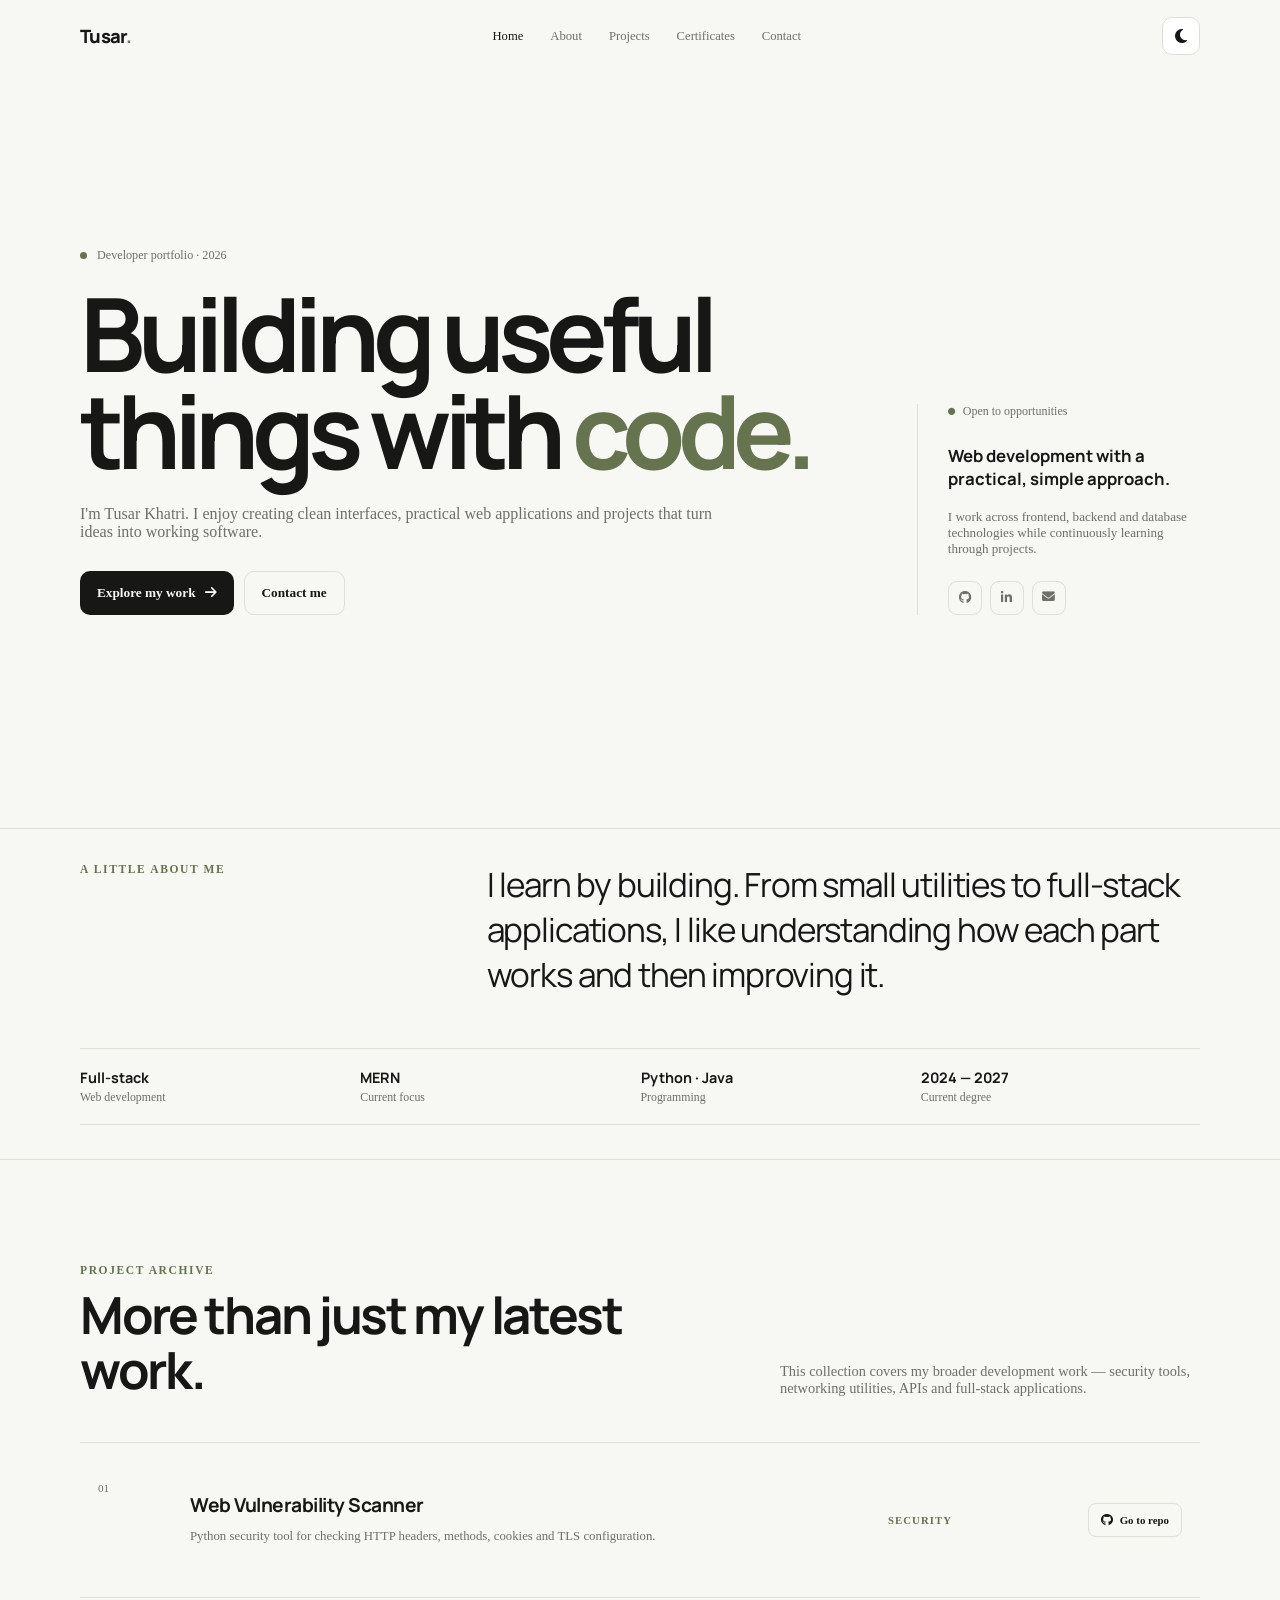
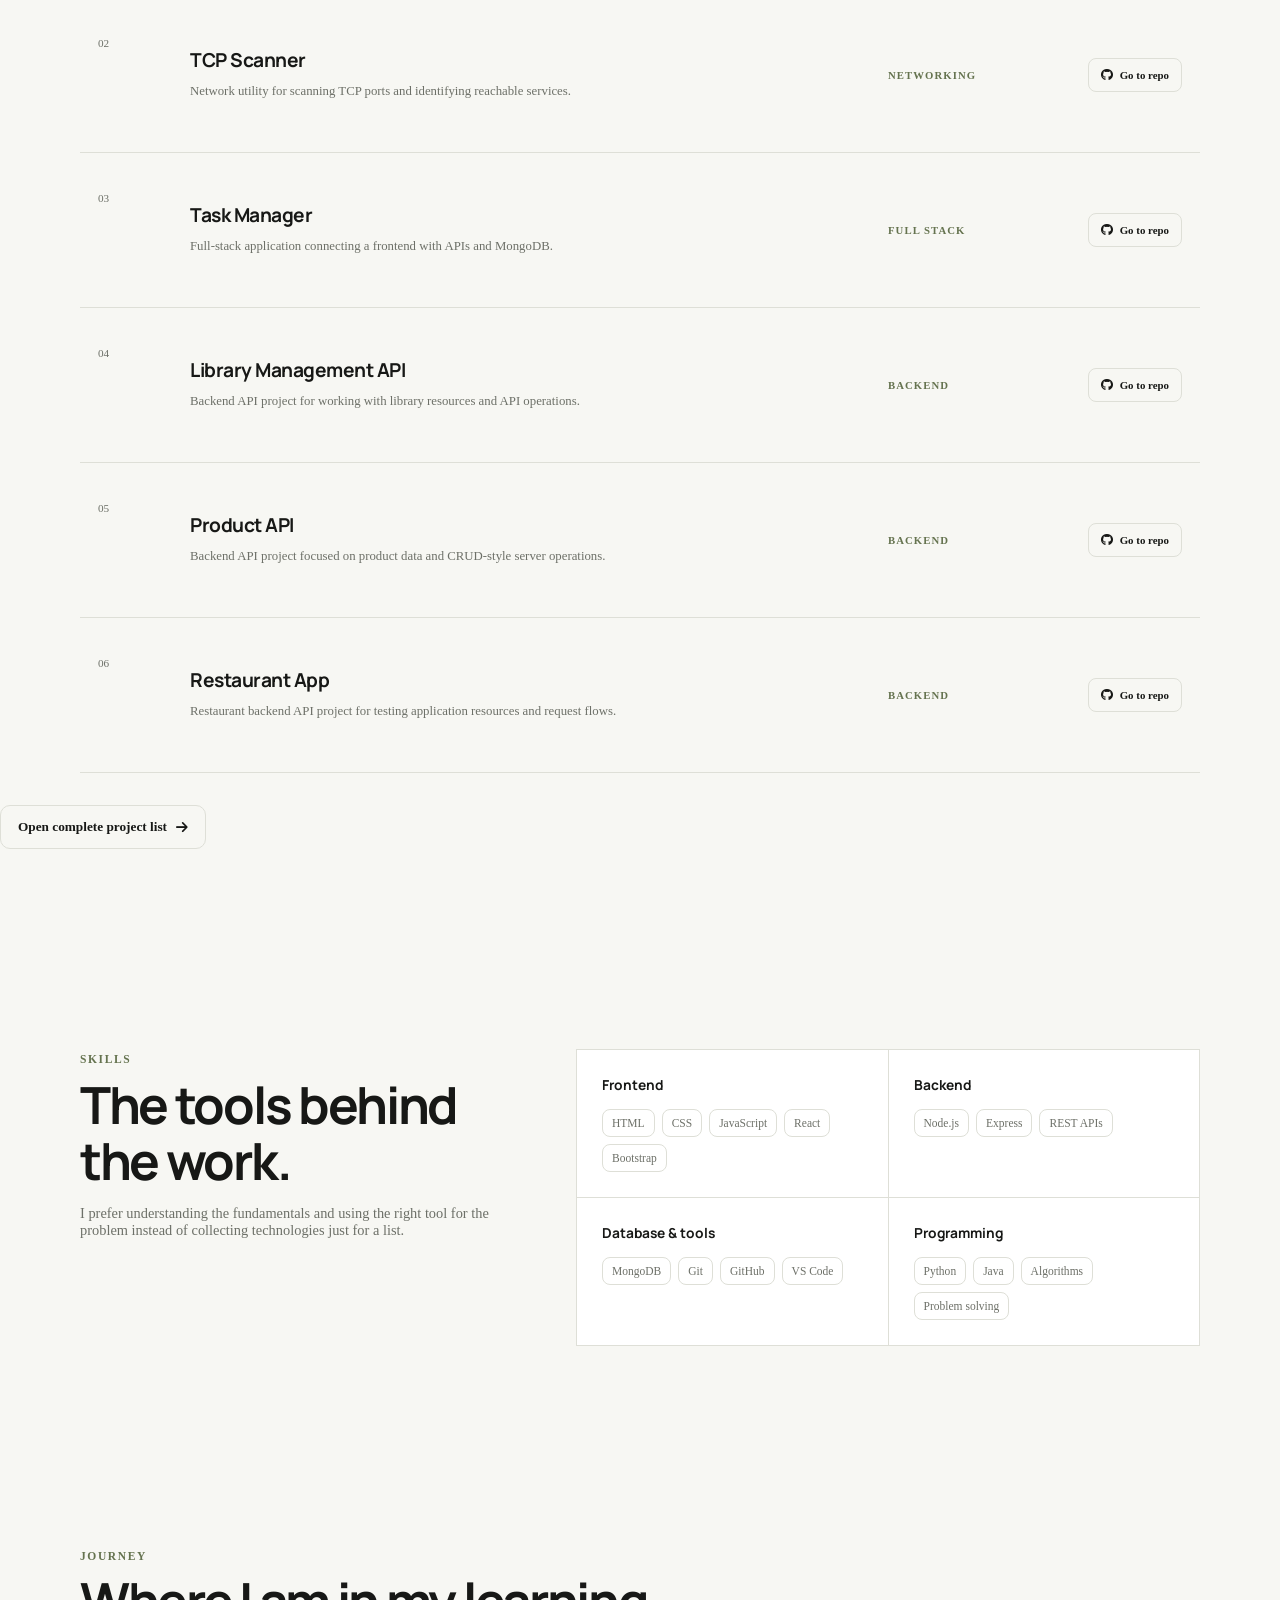
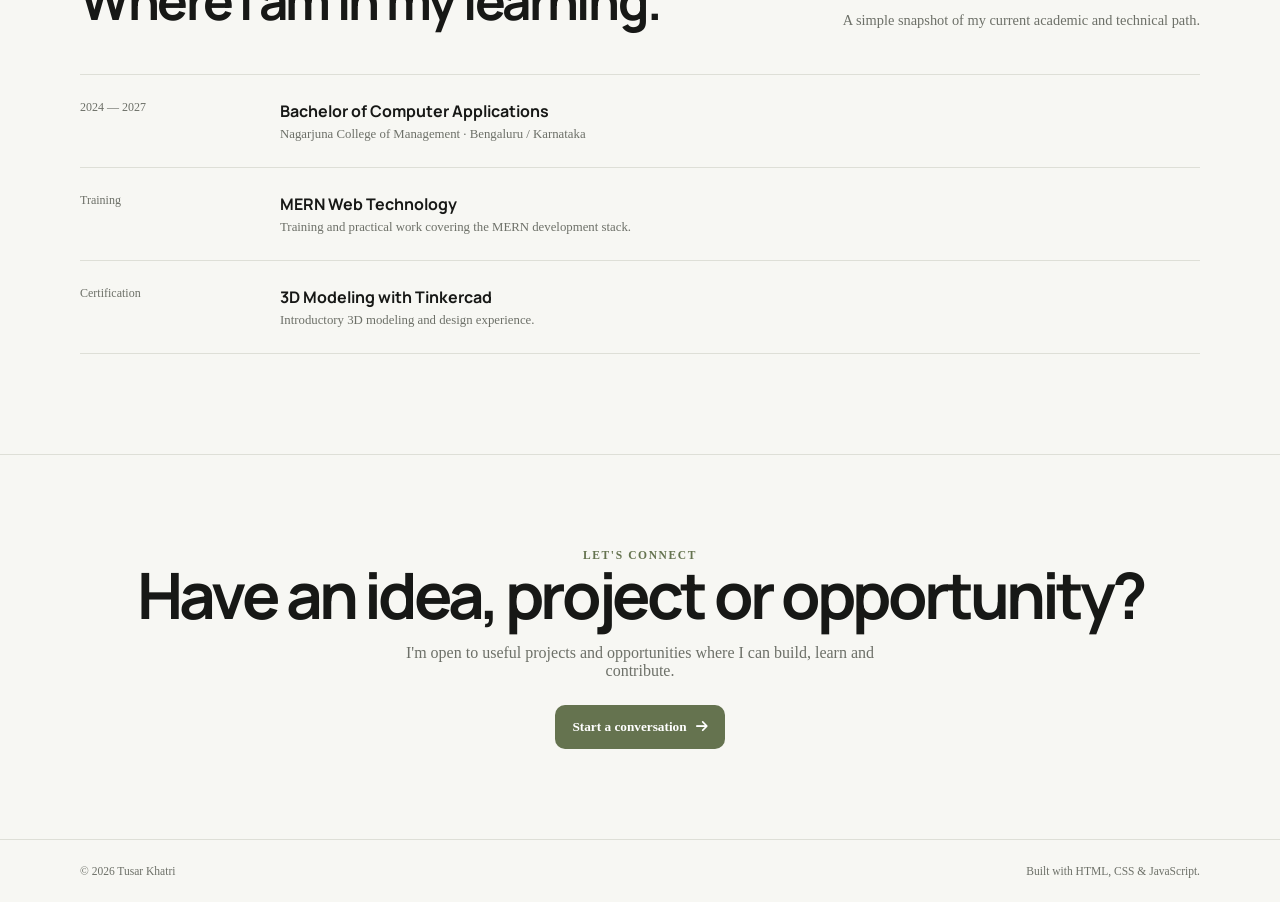
<file: index.html>
<!doctype html>
<html lang="en">
<head>
<meta charset="utf-8">
<meta name="viewport" content="width=device-width, initial-scale=1">
<meta name="description" content="Tusar Khatri — developer portfolio, projects, skills and certificates.">
<meta name="theme-color" content="#f7f7f3">
<title>Home | Tusar Khatri</title>
<link rel="preconnect" href="https://fonts.googleapis.com">
<link rel="preconnect" href="https://fonts.gstatic.com" crossorigin>
<link href="https://fonts.googleapis.com/css2?family=DM+Sans:wght@400;500;600;700&family=Manrope:wght@600;700;800&display=swap" rel="stylesheet">
<link rel="stylesheet" href="https://cdnjs.cloudflare.com/ajax/libs/font-awesome/6.5.2/css/all.min.css">
<link rel="stylesheet" href="css/style.css">
</head>
<body>
<header class="navbar">
<div class="container nav-inner">
<a class="logo" href="index.html">Tusar<span>.</span></a>
<nav class="nav-links"><a class="active" href="index.html">Home</a><a class="" href="about.html">About</a><a class="" href="projects.html">Projects</a><a class="" href="certificates.html">Certificates</a><a class="" href="contact.html">Contact</a></nav>
<div class="nav-actions">
<button class="icon-btn theme-btn" type="button"></button>
<button class="icon-btn menu-btn" type="button" aria-label="Open navigation"><i class="fa-solid fa-bars"></i></button>
</div>
</div>
</header>

<main>
<section class="hero">
<div class="container hero-grid">
<div class="reveal">
<div class="hero-kicker"><span></span> Developer portfolio · 2026</div>
<h1>Building useful things with <em>code.</em></h1>
<p class="hero-copy">I'm Tusar Khatri. I enjoy creating clean interfaces, practical web applications and projects that turn ideas into working software.</p>
<div class="hero-actions">
<a class="btn btn-primary" href="projects.html">Explore my work <i class="fa-solid fa-arrow-right"></i></a>
<a class="btn btn-secondary" href="contact.html">Contact me</a>
</div>
</div>
<aside class="hero-side reveal">
<div class="availability"><i class="fa-solid fa-circle"></i> Open to opportunities</div>
<div class="hero-side-title">Web development with a practical, simple approach.</div>
<p>I work across frontend, backend and database technologies while continuously learning through projects.</p>
<div class="quick-links">
<a href="https://github.com/TusarKhatri" target="_blank" rel="noreferrer" aria-label="GitHub"><i class="fa-brands fa-github"></i></a>
<a href="https://www.linkedin.com/in/tusar-khatri-8a7140325/" target="_blank" rel="noreferrer" aria-label="LinkedIn"><i class="fa-brands fa-linkedin-in"></i></a>
<a href="https://mail.google.com/mail/?view=cm&fs=1&to=tusharkhatri888@gmail.com" target="_blank" rel="noopener noreferrer" aria-label="Email"><i class="fa-solid fa-envelope"></i></a>
</div>
</aside>
</div>
</section>

<section class="intro">
<div class="container">
<div class="intro-grid">
<span class="eyebrow">A little about me</span>
<p>I learn by building. From small utilities to full-stack applications, I like understanding how each part works and then improving it.</p>
</div>
<div class="facts">
<div class="fact"><strong>Full-stack</strong><span>Web development</span></div>
<div class="fact"><strong>MERN</strong><span>Current focus</span></div>
<div class="fact"><strong>Python · Java</strong><span>Programming</span></div>
<div class="fact"><strong>2024 — 2027</strong><span>Current degree</span></div>
</div>
</div>
</section>

<section class="section">
<div class="container">
<div class="section-heading reveal">
<div><span class="eyebrow">Project archive</span><h2>More than just my latest work.</h2></div>
<p>This collection covers my broader development work — security tools, networking utilities, APIs and full-stack applications.</p>
</div>
<div class="project-list">

<article class="project reveal">
<span class="project-number">01</span>
<div><h3>Web Vulnerability Scanner</h3><p>Python security tool for checking HTTP headers, methods, cookies and TLS configuration.</p></div>
<span class="project-type">Security</span><span class="project-stack"><a class="repo-btn" href="https://github.com/TusarKhatri/Web_Vulnerability_Scanner" target="_blank" rel="noopener noreferrer"><i class="fa-brands fa-github"></i> Go to repo</a></span>
</article>

<article class="project reveal">
<span class="project-number">02</span>
<div><h3>TCP Scanner</h3><p>Network utility for scanning TCP ports and identifying reachable services.</p></div>
<span class="project-type">Networking</span><span class="project-stack"><a class="repo-btn" href="https://github.com/TusarKhatri/TCP_Scanner" target="_blank" rel="noopener noreferrer"><i class="fa-brands fa-github"></i> Go to repo</a></span>
</article>

<article class="project reveal">
<span class="project-number">03</span>
<div><h3>Task Manager</h3><p>Full-stack application connecting a frontend with APIs and MongoDB.</p></div>
<span class="project-type">Full stack</span><span class="project-stack"><a class="repo-btn" href="https://github.com/TusarKhatri/TaskManagerAPP" target="_blank" rel="noopener noreferrer"><i class="fa-brands fa-github"></i> Go to repo</a></span>
</article>

<article class="project reveal">
<span class="project-number">04</span>
<div><h3>Library Management API</h3><p>Backend API project for working with library resources and API operations.</p></div>
<span class="project-type">Backend</span><span class="project-stack"><a class="repo-btn" href="https://github.com/TusarKhatri/Library_Management_API" target="_blank" rel="noopener noreferrer"><i class="fa-brands fa-github"></i> Go to repo</a></span>
</article>

<article class="project reveal">
<span class="project-number">05</span>
<div><h3>Product API</h3><p>Backend API project focused on product data and CRUD-style server operations.</p></div>
<span class="project-type">Backend</span><span class="project-stack"><a class="repo-btn" href="https://github.com/TusarKhatri/Product_API" target="_blank" rel="noopener noreferrer"><i class="fa-brands fa-github"></i> Go to repo</a></span>
</article>

<article class="project reveal">
<span class="project-number">06</span>
<div><h3>Restaurant App</h3><p>Restaurant backend API project for testing application resources and request flows.</p></div>
<span class="project-type">Backend</span><span class="project-stack"><a class="repo-btn" href="https://github.com/TusarKhatri/Restaurant_App" target="_blank" rel="noopener noreferrer"><i class="fa-brands fa-github"></i> Go to repo</a></span>
</article>

</div></div>
<div class="view-all"><a class="btn btn-secondary" href="projects.html">Open complete project list <i class="fa-solid fa-arrow-right"></i></a></div>
</div>
</section>

<section class="section">
<div class="container skill-layout">
<div class="skill-intro reveal"><span class="eyebrow">Skills</span><h2>The tools behind the work.</h2><p>I prefer understanding the fundamentals and using the right tool for the problem instead of collecting technologies just for a list.</p></div>
<div class="skill-groups reveal">
<div class="skill-group"><h3>Frontend</h3><div class="skill-tags"><span class="skill-tag">HTML</span><span class="skill-tag">CSS</span><span class="skill-tag">JavaScript</span><span class="skill-tag">React</span><span class="skill-tag">Bootstrap</span></div></div>
<div class="skill-group"><h3>Backend</h3><div class="skill-tags"><span class="skill-tag">Node.js</span><span class="skill-tag">Express</span><span class="skill-tag">REST APIs</span></div></div>
<div class="skill-group"><h3>Database & tools</h3><div class="skill-tags"><span class="skill-tag">MongoDB</span><span class="skill-tag">Git</span><span class="skill-tag">GitHub</span><span class="skill-tag">VS Code</span></div></div>
<div class="skill-group"><h3>Programming</h3><div class="skill-tags"><span class="skill-tag">Python</span><span class="skill-tag">Java</span><span class="skill-tag">Algorithms</span><span class="skill-tag">Problem solving</span></div></div>
</div>
</div>
</section>

<section class="section">
<div class="container">
<div class="section-heading reveal">
<div><span class="eyebrow">Journey</span><h2>Where I am in my learning.</h2></div>
<p>A simple snapshot of my current academic and technical path.</p>
</div>
<div class="timeline">
<div class="timeline-item reveal"><span class="timeline-date">2024 — 2027</span><div><h3>Bachelor of Computer Applications</h3><p>Nagarjuna College of Management · Bengaluru / Karnataka</p></div></div>
<div class="timeline-item reveal"><span class="timeline-date">Training</span><div><h3>MERN Web Technology</h3><p>Training and practical work covering the MERN development stack.</p></div></div>
<div class="timeline-item reveal"><span class="timeline-date">Certification</span><div><h3>3D Modeling with Tinkercad</h3><p>Introductory 3D modeling and design experience.</p></div></div>
</div>
</div>
</section>

<section class="cta">
<div class="container reveal">
<span class="eyebrow">Let's connect</span>
<h2>Have an idea, project or opportunity?</h2>
<p>I'm open to useful projects and opportunities where I can build, learn and contribute.</p>
<a class="btn btn-accent" href="contact.html">Start a conversation <i class="fa-solid fa-arrow-right"></i></a>
</div>
</section>
</main>

<footer class="footer">
<div class="container footer-inner">
<span>© <span class="current-year"></span> Tusar Khatri</span>
<span>Built with HTML, CSS & JavaScript.</span>
</div>
</footer>
<button class="back-top" type="button" aria-label="Back to top"><i class="fa-solid fa-arrow-up"></i></button>
<div class="toast" role="status" aria-live="polite"></div>
<script src="js/script.js"></script>
</body>
</html>
</file>
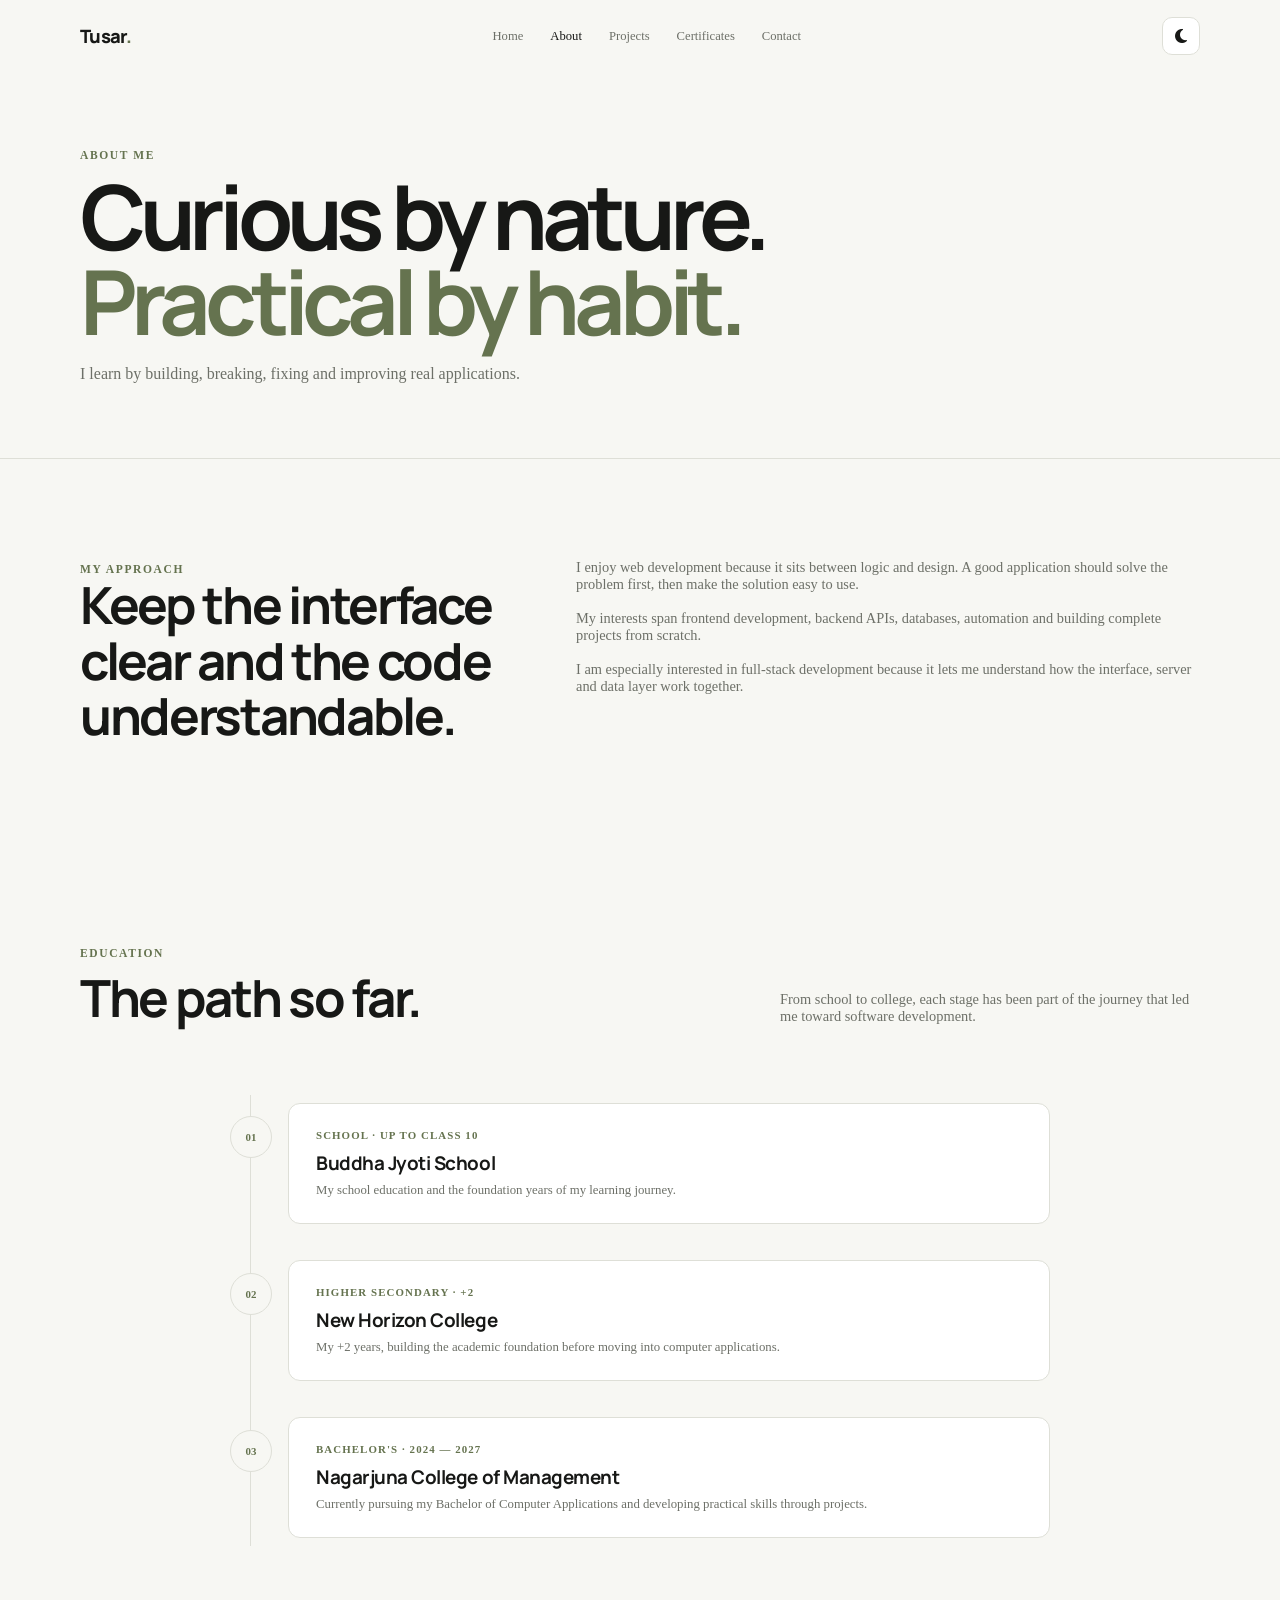
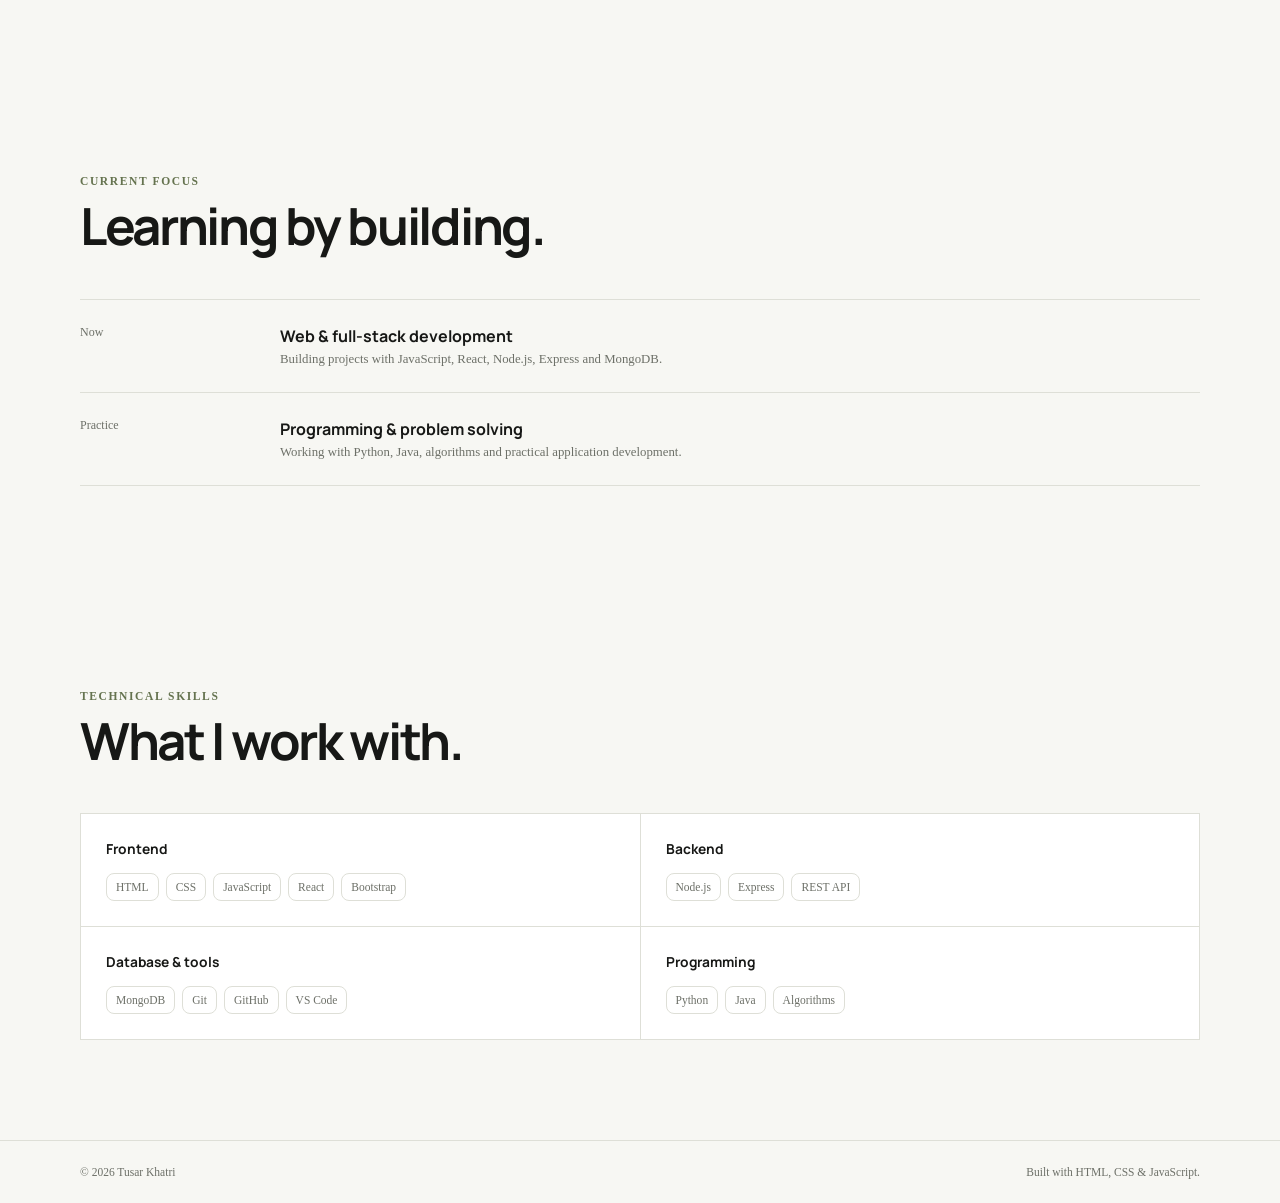
<file: about.html>
<!doctype html>
<html lang="en">
<head>
<meta charset="utf-8">
<meta name="viewport" content="width=device-width, initial-scale=1">
<meta name="description" content="About Tusar Khatri — developer, education, skills and approach.">
<meta name="theme-color" content="#f7f7f3">
<title>About | Tusar Khatri</title>
<link rel="preconnect" href="https://fonts.googleapis.com">
<link rel="preconnect" href="https://fonts.gstatic.com" crossorigin>
<link href="https://fonts.googleapis.com/css2?family=DM+Sans:wght@400;500;600;700&family=Manrope:wght@600;700;800&display=swap" rel="stylesheet">
<link rel="stylesheet" href="https://cdnjs.cloudflare.com/ajax/libs/font-awesome/6.5.2/css/all.min.css">
<link rel="stylesheet" href="css/style.css">
</head>
<body>
<header class="navbar">
<div class="container nav-inner">
<a class="logo" href="index.html">Tusar<span>.</span></a>
<nav class="nav-links"><a class="" href="index.html">Home</a><a class="active" href="about.html">About</a><a class="" href="projects.html">Projects</a><a class="" href="certificates.html">Certificates</a><a class="" href="contact.html">Contact</a></nav>
<div class="nav-actions">
<button class="icon-btn theme-btn" type="button"></button>
<button class="icon-btn menu-btn" type="button" aria-label="Open navigation"><i class="fa-solid fa-bars"></i></button>
</div>
</div>
</header>

<main>
<section class="page-hero"><div class="container reveal"><span class="eyebrow">About me</span><h1>Curious by nature.<br><span style="color:var(--accent)">Practical by habit.</span></h1><p>I learn by building, breaking, fixing and improving real applications.</p></div></section>

<section class="section">
<div class="container about-columns">
<div class="reveal"><span class="eyebrow">My approach</span><h2>Keep the interface clear and the code understandable.</h2></div>
<div class="about-copy reveal">
<p>I enjoy web development because it sits between logic and design. A good application should solve the problem first, then make the solution easy to use.</p>
<p>My interests span frontend development, backend APIs, databases, automation and building complete projects from scratch.</p>
<p>I am especially interested in full-stack development because it lets me understand how the interface, server and data layer work together.</p>
</div>
</div>
</section>

<section class="section education-section">
<div class="container">
<div class="section-heading reveal">
<div><span class="eyebrow">Education</span><h2>The path so far.</h2></div>
<p>From school to college, each stage has been part of the journey that led me toward software development.</p>
</div>

<div class="education-tree reveal">
<div class="tree-line"></div>

<article class="education-node">
<div class="tree-dot">01</div>
<div class="education-card">
<span class="education-stage">School · Up to Class 10</span>
<h3>Buddha Jyoti School</h3>
<p>My school education and the foundation years of my learning journey.</p>
</div>
</article>

<article class="education-node">
<div class="tree-dot">02</div>
<div class="education-card">
<span class="education-stage">Higher Secondary · +2</span>
<h3>New Horizon College</h3>
<p>My +2 years, building the academic foundation before moving into computer applications.</p>
</div>
</article>

<article class="education-node">
<div class="tree-dot">03</div>
<div class="education-card">
<span class="education-stage">Bachelor's · 2024 — 2027</span>
<h3>Nagarjuna College of Management</h3>
<p>Currently pursuing my Bachelor of Computer Applications and developing practical skills through projects.</p>
</div>
</article>
</div>
</div>
</section>

<section class="section">
<div class="container">
<div class="section-heading reveal">
<div><span class="eyebrow">Current focus</span><h2>Learning by building.</h2></div>
</div>
<div class="timeline">
<div class="timeline-item reveal"><span class="timeline-date">Now</span><div><h3>Web & full-stack development</h3><p>Building projects with JavaScript, React, Node.js, Express and MongoDB.</p></div></div>
<div class="timeline-item reveal"><span class="timeline-date">Practice</span><div><h3>Programming & problem solving</h3><p>Working with Python, Java, algorithms and practical application development.</p></div></div>
</div>
</div>
</section>

<section class="section">
<div class="container">
<div class="section-heading reveal"><div><span class="eyebrow">Technical skills</span><h2>What I work with.</h2></div></div>
<div class="skill-groups">
<div class="skill-group reveal"><h3>Frontend</h3><div class="skill-tags"><span class="skill-tag">HTML</span><span class="skill-tag">CSS</span><span class="skill-tag">JavaScript</span><span class="skill-tag">React</span><span class="skill-tag">Bootstrap</span></div></div>
<div class="skill-group reveal"><h3>Backend</h3><div class="skill-tags"><span class="skill-tag">Node.js</span><span class="skill-tag">Express</span><span class="skill-tag">REST API</span></div></div>
<div class="skill-group reveal"><h3>Database & tools</h3><div class="skill-tags"><span class="skill-tag">MongoDB</span><span class="skill-tag">Git</span><span class="skill-tag">GitHub</span><span class="skill-tag">VS Code</span></div></div>
<div class="skill-group reveal"><h3>Programming</h3><div class="skill-tags"><span class="skill-tag">Python</span><span class="skill-tag">Java</span><span class="skill-tag">Algorithms</span></div></div>
</div>
</div>
</section>
</main>

<footer class="footer">
<div class="container footer-inner">
<span>© <span class="current-year"></span> Tusar Khatri</span>
<span>Built with HTML, CSS & JavaScript.</span>
</div>
</footer>
<button class="back-top" type="button" aria-label="Back to top"><i class="fa-solid fa-arrow-up"></i></button>
<div class="toast" role="status" aria-live="polite"></div>
<script src="js/script.js"></script>
</body>
</html>
</file>
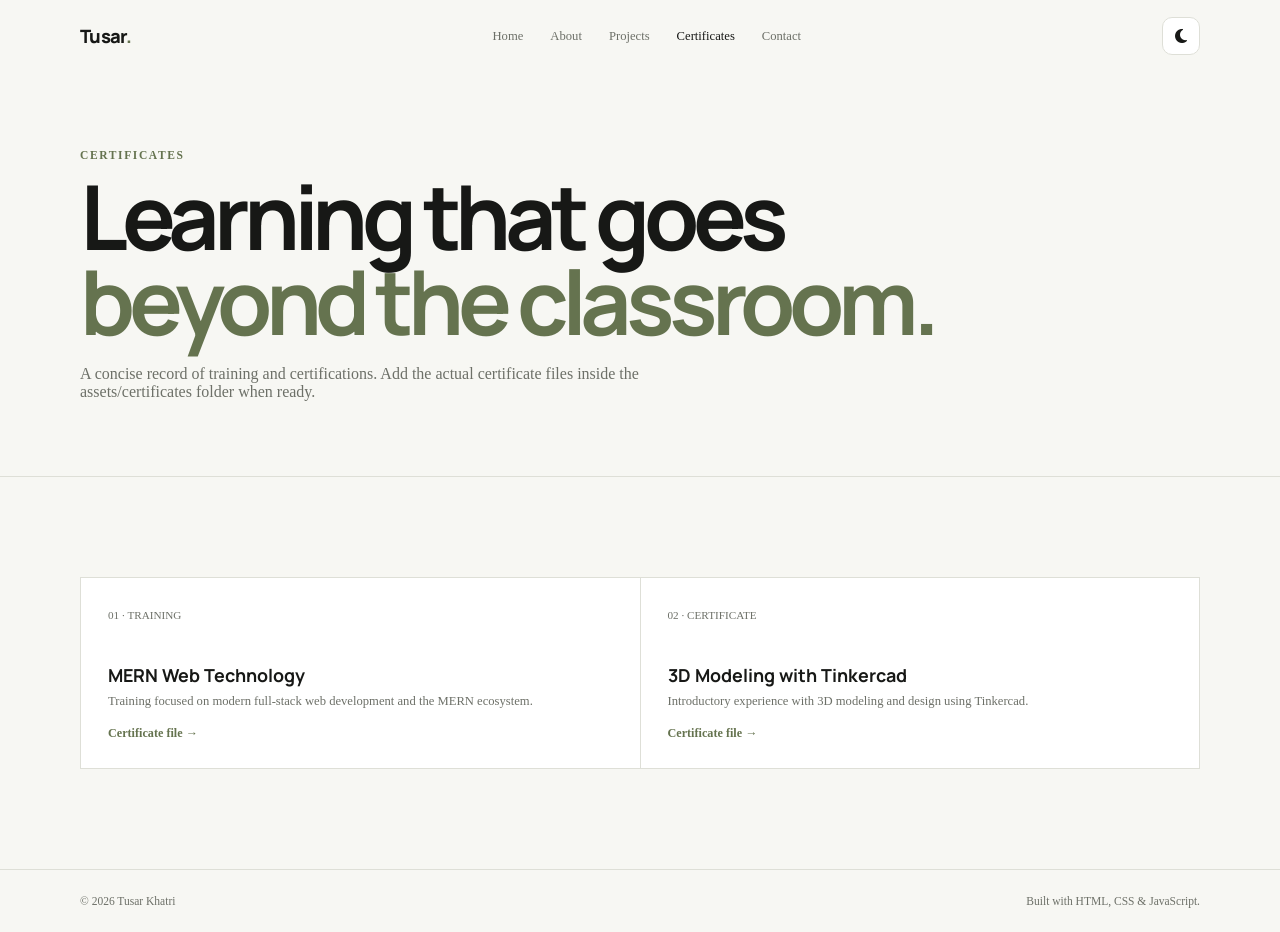
<file: certificates.html>
<!doctype html>
<html lang="en">
<head>
<meta charset="utf-8">
<meta name="viewport" content="width=device-width, initial-scale=1">
<meta name="description" content="Certificates and training completed by Tusar Khatri.">
<meta name="theme-color" content="#f7f7f3">
<title>Certificates | Tusar Khatri</title>
<link rel="preconnect" href="https://fonts.googleapis.com">
<link rel="preconnect" href="https://fonts.gstatic.com" crossorigin>
<link href="https://fonts.googleapis.com/css2?family=DM+Sans:wght@400;500;600;700&family=Manrope:wght@600;700;800&display=swap" rel="stylesheet">
<link rel="stylesheet" href="https://cdnjs.cloudflare.com/ajax/libs/font-awesome/6.5.2/css/all.min.css">
<link rel="stylesheet" href="css/style.css">
</head>
<body>
<header class="navbar">
<div class="container nav-inner">
<a class="logo" href="index.html">Tusar<span>.</span></a>
<nav class="nav-links"><a class="" href="index.html">Home</a><a class="" href="about.html">About</a><a class="" href="projects.html">Projects</a><a class="active" href="certificates.html">Certificates</a><a class="" href="contact.html">Contact</a></nav>
<div class="nav-actions">
<button class="icon-btn theme-btn" type="button"></button>
<button class="icon-btn menu-btn" type="button" aria-label="Open navigation"><i class="fa-solid fa-bars"></i></button>
</div>
</div>
</header>

<main>
<section class="page-hero"><div class="container reveal"><span class="eyebrow">Certificates</span><h1>Learning that goes<br><span style="color:var(--accent)">beyond the classroom.</span></h1><p>A concise record of training and certifications. Add the actual certificate files inside the assets/certificates folder when ready.</p></div></section>

<section class="section">
<div class="container">
<div class="certificates">
<article class="certificate reveal"><span class="cert-number">01 · TRAINING</span><h3>MERN Web Technology</h3><p>Training focused on modern full-stack web development and the MERN ecosystem.</p><a href="#">Certificate file →</a></article>
<article class="certificate reveal"><span class="cert-number">02 · CERTIFICATE</span><h3>3D Modeling with Tinkercad</h3><p>Introductory experience with 3D modeling and design using Tinkercad.</p><a href="#">Certificate file →</a></article>
</div>
</div>
</section>
</main>

<footer class="footer">
<div class="container footer-inner">
<span>© <span class="current-year"></span> Tusar Khatri</span>
<span>Built with HTML, CSS & JavaScript.</span>
</div>
</footer>
<button class="back-top" type="button" aria-label="Back to top"><i class="fa-solid fa-arrow-up"></i></button>
<div class="toast" role="status" aria-live="polite"></div>
<script src="js/script.js"></script>
</body>
</html>
</file>
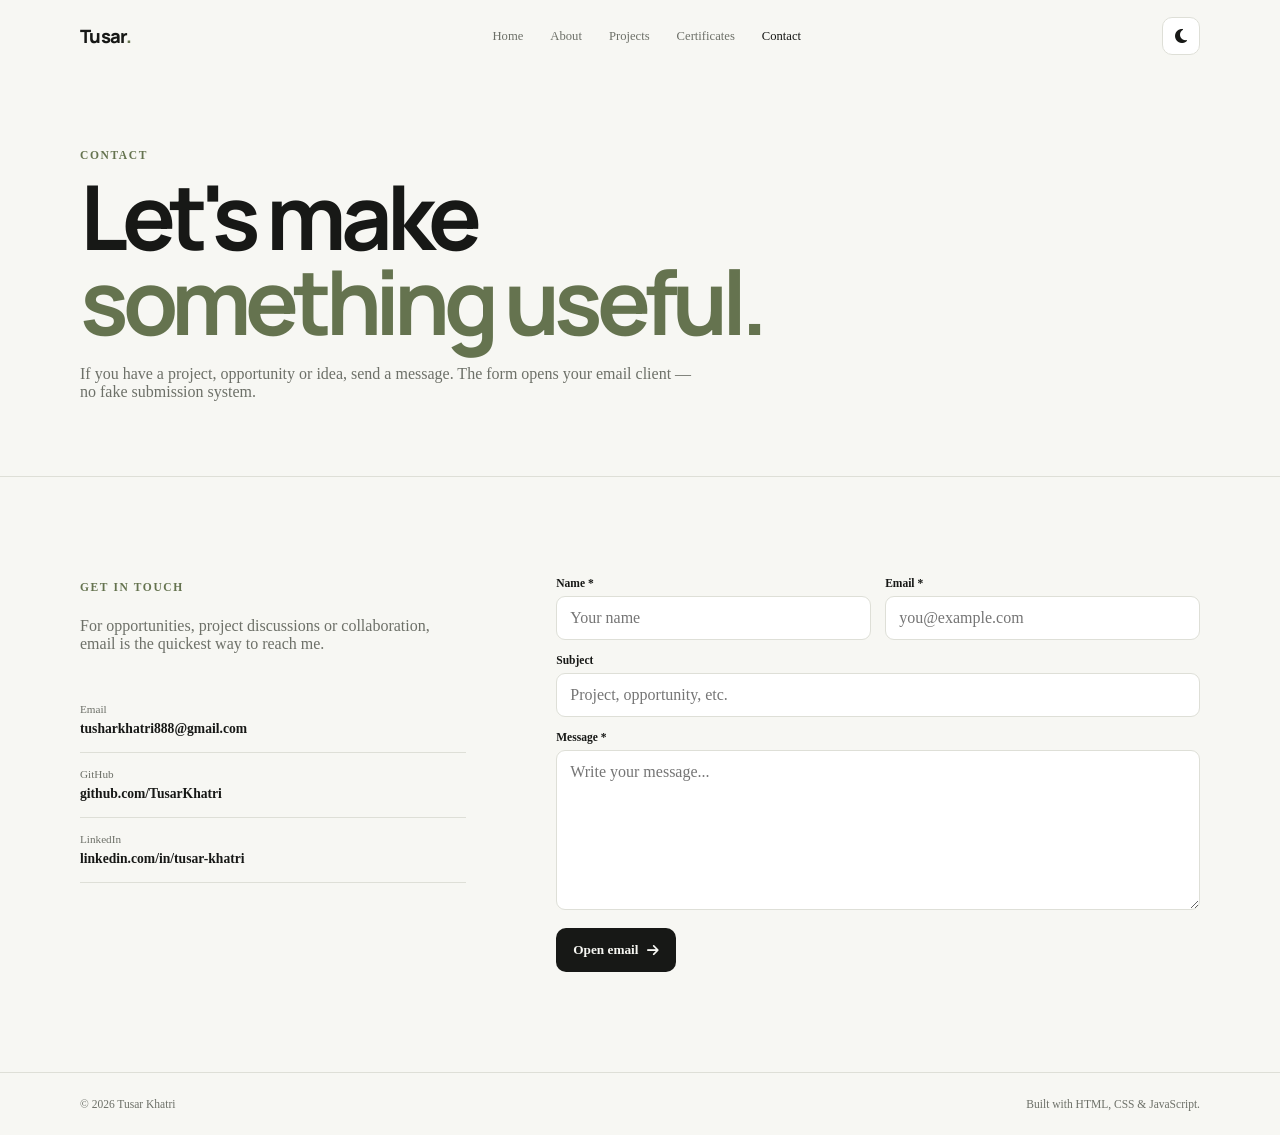
<file: contact.html>
<!doctype html>
<html lang="en">
<head>
<meta charset="utf-8">
<meta name="viewport" content="width=device-width, initial-scale=1">
<meta name="description" content="Contact Tusar Khatri for projects, opportunities and collaboration.">
<meta name="theme-color" content="#f7f7f3">
<title>Contact | Tusar Khatri</title>
<link rel="preconnect" href="https://fonts.googleapis.com">
<link rel="preconnect" href="https://fonts.gstatic.com" crossorigin>
<link href="https://fonts.googleapis.com/css2?family=DM+Sans:wght@400;500;600;700&family=Manrope:wght@600;700;800&display=swap" rel="stylesheet">
<link rel="stylesheet" href="https://cdnjs.cloudflare.com/ajax/libs/font-awesome/6.5.2/css/all.min.css">
<link rel="stylesheet" href="css/style.css">
</head>
<body>
<header class="navbar">
<div class="container nav-inner">
<a class="logo" href="index.html">Tusar<span>.</span></a>
<nav class="nav-links"><a class="" href="index.html">Home</a><a class="" href="about.html">About</a><a class="" href="projects.html">Projects</a><a class="" href="certificates.html">Certificates</a><a class="active" href="contact.html">Contact</a></nav>
<div class="nav-actions">
<button class="icon-btn theme-btn" type="button"></button>
<button class="icon-btn menu-btn" type="button" aria-label="Open navigation"><i class="fa-solid fa-bars"></i></button>
</div>
</div>
</header>

<main>
<section class="page-hero"><div class="container reveal"><span class="eyebrow">Contact</span><h1>Let's make<br><span style="color:var(--accent)">something useful.</span></h1><p>If you have a project, opportunity or idea, send a message. The form opens your email client — no fake submission system.</p></div></section>

<section class="section">
<div class="container contact-layout">
<div class="contact-copy reveal">
<span class="eyebrow">Get in touch</span>
<p>For opportunities, project discussions or collaboration, email is the quickest way to reach me.</p>
<div class="contact-details">
<div class="contact-detail"><span>Email</span><a href="https://mail.google.com/mail/?view=cm&fs=1&to=tusharkhatri888@gmail.com" target="_blank" rel="noopener noreferrer">tusharkhatri888@gmail.com</a></div>
<div class="contact-detail"><span>GitHub</span><a href="https://github.com/TusarKhatri" target="_blank" rel="noreferrer">github.com/TusarKhatri</a></div>
<div class="contact-detail"><span>LinkedIn</span><a href="https://www.linkedin.com/in/tusar-khatri-8a7140325/" target="_blank" rel="noreferrer">linkedin.com/in/tusar-khatri</a></div>
</div>
</div>

<form class="form reveal" id="contactForm">
<div class="field"><label for="name">Name *</label><input id="name" name="name" required autocomplete="name" placeholder="Your name"></div>
<div class="field"><label for="email">Email *</label><input id="email" name="email" type="email" required autocomplete="email" placeholder="you@example.com"></div>
<div class="field full"><label for="subject">Subject</label><input id="subject" name="subject" placeholder="Project, opportunity, etc."></div>
<div class="field full"><label for="message">Message *</label><textarea id="message" name="message" required placeholder="Write your message..."></textarea></div>
<div class="field full"><button class="btn btn-primary" type="submit">Open email <i class="fa-solid fa-arrow-right"></i></button></div>
</form>
</div>
</section>
</main>

<footer class="footer">
<div class="container footer-inner">
<span>© <span class="current-year"></span> Tusar Khatri</span>
<span>Built with HTML, CSS & JavaScript.</span>
</div>
</footer>
<button class="back-top" type="button" aria-label="Back to top"><i class="fa-solid fa-arrow-up"></i></button>
<div class="toast" role="status" aria-live="polite"></div>
<script src="js/script.js"></script>
</body>
</html>
</file>
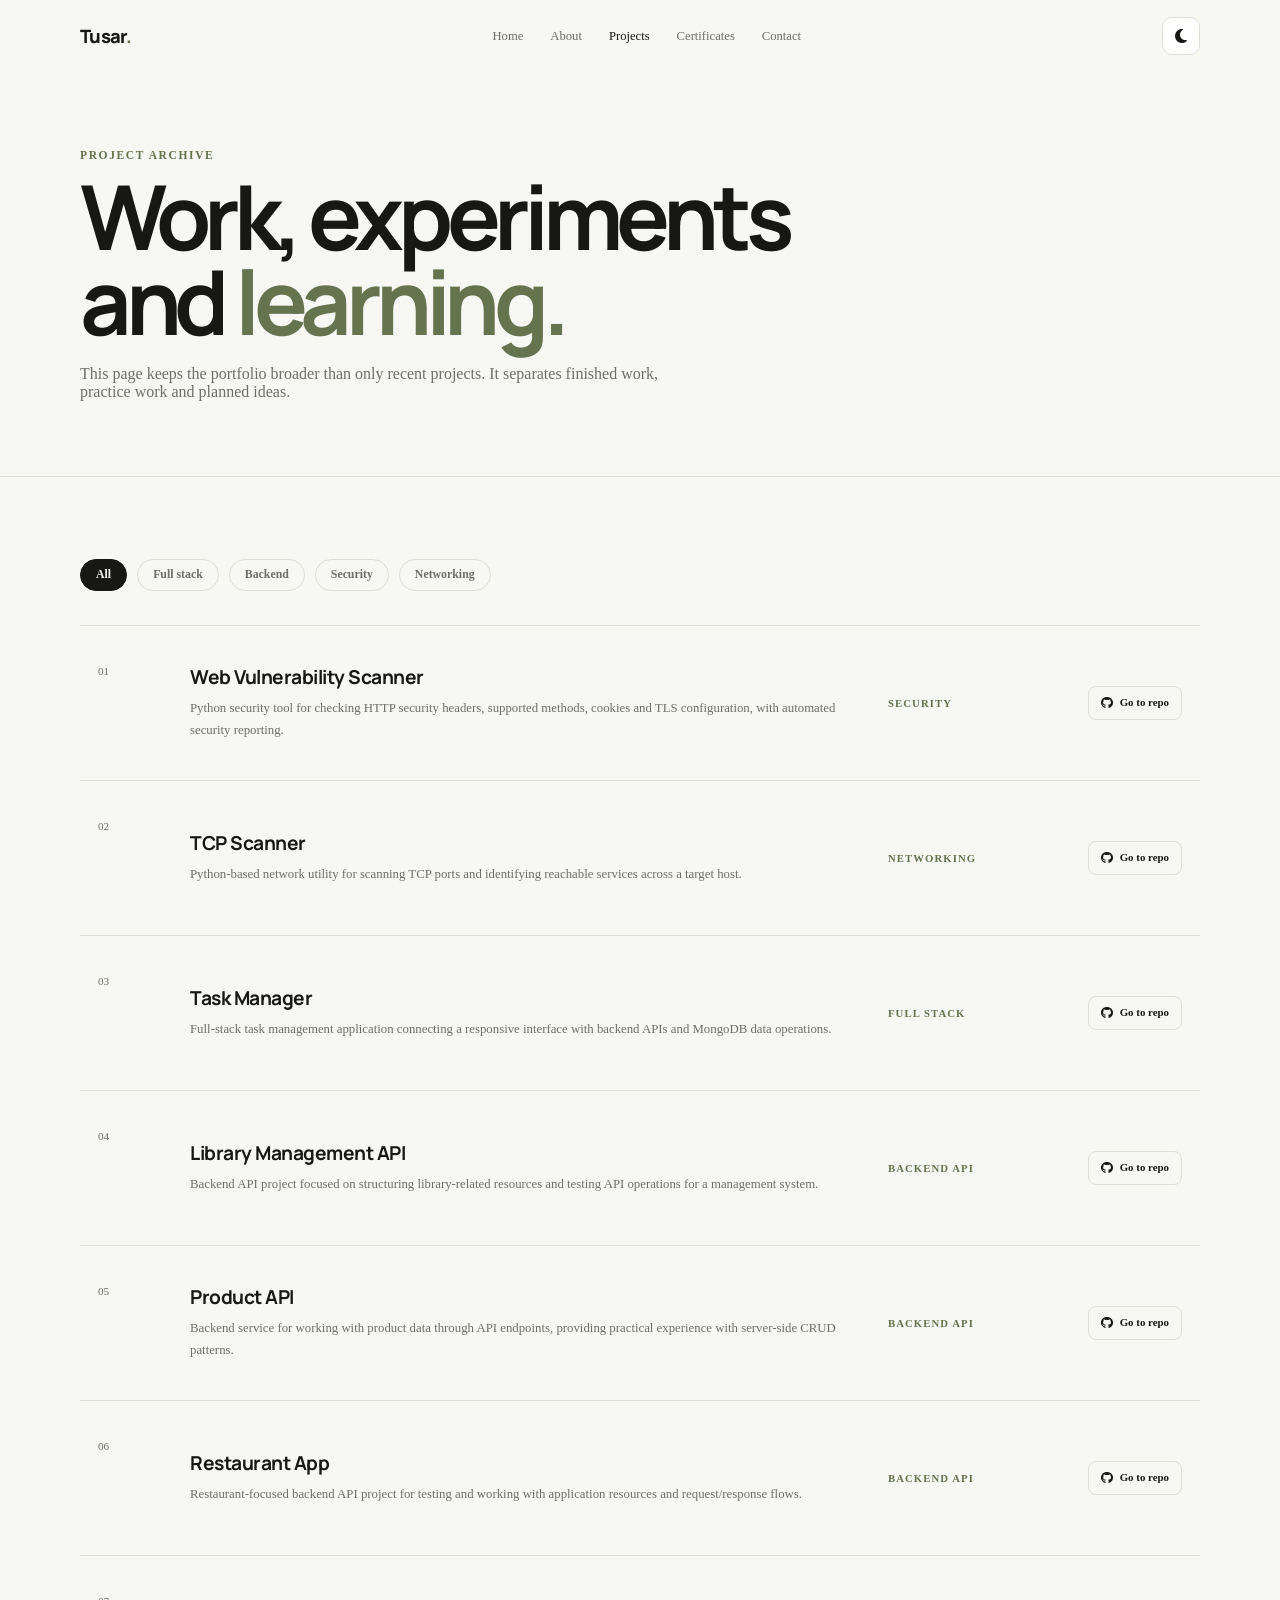
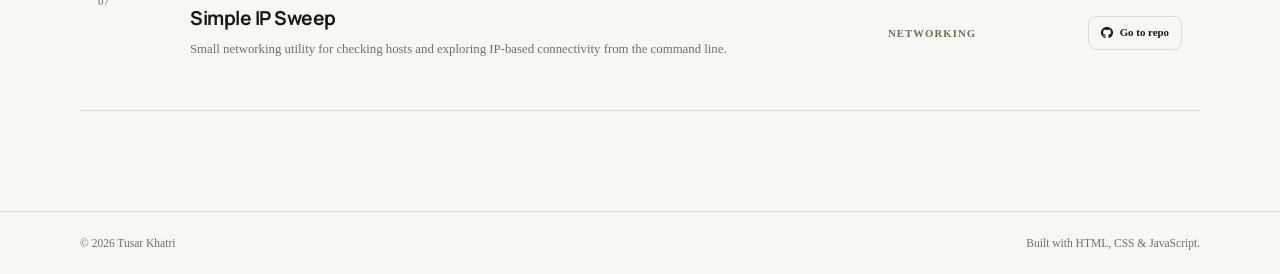
<file: projects.html>
<!doctype html>
<html lang="en">
<head>
<meta charset="utf-8">
<meta name="viewport" content="width=device-width, initial-scale=1">
<meta name="description" content="Project archive of Tusar Khatri — web development, utilities and practice work.">
<meta name="theme-color" content="#f7f7f3">
<title>Projects | Tusar Khatri</title>
<link rel="preconnect" href="https://fonts.googleapis.com">
<link rel="preconnect" href="https://fonts.gstatic.com" crossorigin>
<link href="https://fonts.googleapis.com/css2?family=DM+Sans:wght@400;500;600;700&family=Manrope:wght@600;700;800&display=swap" rel="stylesheet">
<link rel="stylesheet" href="https://cdnjs.cloudflare.com/ajax/libs/font-awesome/6.5.2/css/all.min.css">
<link rel="stylesheet" href="css/style.css">
</head>
<body>
<header class="navbar">
<div class="container nav-inner">
<a class="logo" href="index.html">Tusar<span>.</span></a>
<nav class="nav-links"><a class="" href="index.html">Home</a><a class="" href="about.html">About</a><a class="active" href="projects.html">Projects</a><a class="" href="certificates.html">Certificates</a><a class="" href="contact.html">Contact</a></nav>
<div class="nav-actions">
<button class="icon-btn theme-btn" type="button"></button>
<button class="icon-btn menu-btn" type="button" aria-label="Open navigation"><i class="fa-solid fa-bars"></i></button>
</div>
</div>
</header>

<main>
<section class="page-hero"><div class="container reveal"><span class="eyebrow">Project archive</span><h1>Work, experiments<br>and <span style="color:var(--accent)">learning.</span></h1><p>This page keeps the portfolio broader than only recent projects. It separates finished work, practice work and planned ideas.</p></div></section>

<section class="section" style="padding-top:82px">
<div class="container">
<div class="filters reveal">
<button class="filter active" data-filter="all" type="button">All</button>
<button class="filter" data-filter="fullstack" type="button">Full stack</button>
<button class="filter" data-filter="backend" type="button">Backend</button>
<button class="filter" data-filter="security" type="button">Security</button>
<button class="filter" data-filter="network" type="button">Networking</button>
</div>
<div class="project-list">

<article class="project reveal" data-category="security python">
<span class="project-number">01</span>
<div>
<h3>Web Vulnerability Scanner</h3>
<p>Python security tool for checking HTTP security headers, supported methods, cookies and TLS configuration, with automated security reporting.</p>
</div>
<span class="project-type">Security</span>
<span class="project-stack"><a class="repo-btn" href="https://github.com/TusarKhatri/Web_Vulnerability_Scanner" target="_blank" rel="noopener noreferrer"><i class="fa-brands fa-github"></i> Go to repo</a></span>
</article>

<article class="project reveal" data-category="network python">
<span class="project-number">02</span>
<div>
<h3>TCP Scanner</h3>
<p>Python-based network utility for scanning TCP ports and identifying reachable services across a target host.</p>
</div>
<span class="project-type">Networking</span>
<span class="project-stack"><a class="repo-btn" href="https://github.com/TusarKhatri/TCP_Scanner" target="_blank" rel="noopener noreferrer"><i class="fa-brands fa-github"></i> Go to repo</a></span>
</article>

<article class="project reveal" data-category="fullstack backend">
<span class="project-number">03</span>
<div>
<h3>Task Manager</h3>
<p>Full-stack task management application connecting a responsive interface with backend APIs and MongoDB data operations.</p>
</div>
<span class="project-type">Full stack</span>
<span class="project-stack"><a class="repo-btn" href="https://github.com/TusarKhatri/TaskManagerAPP" target="_blank" rel="noopener noreferrer"><i class="fa-brands fa-github"></i> Go to repo</a></span>
</article>

<article class="project reveal" data-category="backend api">
<span class="project-number">04</span>
<div>
<h3>Library Management API</h3>
<p>Backend API project focused on structuring library-related resources and testing API operations for a management system.</p>
</div>
<span class="project-type">Backend API</span>
<span class="project-stack"><a class="repo-btn" href="https://github.com/TusarKhatri/Library_Management_API" target="_blank" rel="noopener noreferrer"><i class="fa-brands fa-github"></i> Go to repo</a></span>
</article>

<article class="project reveal" data-category="backend api">
<span class="project-number">05</span>
<div>
<h3>Product API</h3>
<p>Backend service for working with product data through API endpoints, providing practical experience with server-side CRUD patterns.</p>
</div>
<span class="project-type">Backend API</span>
<span class="project-stack"><a class="repo-btn" href="https://github.com/TusarKhatri/Product_API" target="_blank" rel="noopener noreferrer"><i class="fa-brands fa-github"></i> Go to repo</a></span>
</article>

<article class="project reveal" data-category="backend api">
<span class="project-number">06</span>
<div>
<h3>Restaurant App</h3>
<p>Restaurant-focused backend API project for testing and working with application resources and request/response flows.</p>
</div>
<span class="project-type">Backend API</span>
<span class="project-stack"><a class="repo-btn" href="https://github.com/TusarKhatri/Restaurant_App" target="_blank" rel="noopener noreferrer"><i class="fa-brands fa-github"></i> Go to repo</a></span>
</article>

<article class="project reveal" data-category="network python">
<span class="project-number">07</span>
<div>
<h3>Simple IP Sweep</h3>
<p>Small networking utility for checking hosts and exploring IP-based connectivity from the command line.</p>
</div>
<span class="project-type">Networking</span>
<span class="project-stack"><a class="repo-btn" href="https://github.com/TusarKhatri/Simple_ipsweep" target="_blank" rel="noopener noreferrer"><i class="fa-brands fa-github"></i> Go to repo</a></span>
</article>

</div>
</div>
</section>
</main>

<footer class="footer">
<div class="container footer-inner">
<span>© <span class="current-year"></span> Tusar Khatri</span>
<span>Built with HTML, CSS & JavaScript.</span>
</div>
</footer>
<button class="back-top" type="button" aria-label="Back to top"><i class="fa-solid fa-arrow-up"></i></button>
<div class="toast" role="status" aria-live="polite"></div>
<script src="js/script.js"></script>
</body>
</html>
</file>
<file: css/style.css>
@import url('https://fonts.googleapis.com/css2?family=DM+Sans:wght@400;500;600;700&family=Manrope:wght@600;700;800&display=swap');

:root{
    --bg:#f7f7f3;
    --surface:#ffffff;
    --surface-soft:#efefe9;
    --text:#171816;
    --muted:#6d7068;
    --line:#dedfd7;
    --accent:#65734f;
    --accent-dark:#4f5c3e;
    --max:1120px;
    --radius:14px;
    --shadow:0 18px 50px rgba(25,27,22,.07);
}

[data-theme="dark"]{
    --bg:#111310;
    --surface:#181a17;
    --surface-soft:#20231d;
    --text:#f2f3ed;
    --muted:#a3a79b;
    --line:#30332d;
    --accent:#a7b98b;
    --accent-dark:#c1d0a7;
    --shadow:0 18px 50px rgba(0,0,0,.25);
}

*{margin:0;padding:0;box-sizing:border-box}
html{scroll-behavior:smooth}
body{
    background:var(--bg);
    color:var(--text);
    font-family:"DM Sans",sans-serif;
    line-height:1.65;
    transition:background .2s,color .2s;
}
body,button,input,textarea{font:inherit}
a{color:inherit;text-decoration:none}
button{border:0;cursor:pointer}
img{display:block;max-width:100%}
.container{width:min(calc(100% - 40px),var(--max));margin:auto}
.section{padding:100px 0}
.muted{color:var(--muted)}
.eyebrow{
    color:var(--accent);
    font-size:.72rem;
    font-weight:700;
    letter-spacing:.14em;
    text-transform:uppercase;
}
h1,h2,h3,.logo{font-family:"Manrope",sans-serif}
h1,h2,h3,p{margin:0}
.section-heading{display:flex;justify-content:space-between;gap:40px;align-items:end;margin-bottom:45px}
.section-heading h2{font-size:clamp(2rem,4vw,3.35rem);line-height:1.08;letter-spacing:-.045em;margin-top:9px}
.section-heading>p{max-width:420px;color:var(--muted);font-size:.9rem}
.btn{
    display:inline-flex;
    align-items:center;
    justify-content:center;
    gap:9px;
    min-height:44px;
    padding:0 17px;
    border-radius:10px;
    font-size:.83rem;
    font-weight:700;
    transition:.2s ease;
}
.btn:hover{transform:translateY(-2px)}
.btn-primary{background:var(--text);color:var(--bg)}
.btn-secondary{border:1px solid var(--line);background:transparent}
.btn-accent{background:var(--accent);color:white}
[data-theme="dark"] .btn-accent{color:#10120e}

/* Navigation */
.navbar{
    position:fixed;
    inset:0 0 auto;
    z-index:100;
    border-bottom:1px solid transparent;
    transition:.2s;
}
.navbar.scrolled{
    background:color-mix(in srgb,var(--bg) 88%,transparent);
    backdrop-filter:blur(14px);
    border-color:var(--line);
}
.nav-inner{height:72px;display:flex;align-items:center;justify-content:space-between}
.logo{font-size:1.15rem;font-weight:800;letter-spacing:-.04em}
.logo span{color:var(--accent)}
.nav-links{display:flex;align-items:center;gap:27px}
.nav-links a{font-size:.79rem;color:var(--muted);transition:.2s}
.nav-links a:hover,.nav-links a.active{color:var(--text)}
.nav-actions{display:flex;gap:8px}
.icon-btn{
    width:38px;height:38px;display:grid;place-items:center;
    border:1px solid var(--line);background:var(--surface);
    color:var(--text);border-radius:10px;
}
.menu-btn{display:none}

/* Hero */
.hero{min-height:92vh;display:flex;align-items:center;padding:125px 0 90px}
.hero-grid{display:grid;grid-template-columns:1.45fr .55fr;gap:90px;align-items:end}
.hero-kicker{display:flex;align-items:center;gap:10px;color:var(--muted);font-size:.76rem;margin-bottom:22px}
.hero-kicker span{width:7px;height:7px;border-radius:50%;background:var(--accent)}
.hero h1{
    max-width:820px;
    font-size:clamp(3.5rem,8vw,7.4rem);
    line-height:.94;
    letter-spacing:-.07em;
}
.hero h1 em{font-style:normal;color:var(--accent)}
.hero-copy{max-width:650px;color:var(--muted);font-size:1rem;margin-top:27px}
.hero-actions{display:flex;gap:10px;flex-wrap:wrap;margin-top:30px}
.hero-side{border-left:1px solid var(--line);padding-left:30px}
.hero-side-title{font-family:"Manrope";font-weight:700;font-size:1.05rem;line-height:1.35;margin-bottom:18px}
.hero-side p{font-size:.82rem;color:var(--muted)}
.availability{display:flex;align-items:center;gap:8px;color:var(--muted);font-size:.75rem;margin-bottom:26px}
.availability i{font-size:.45rem;color:var(--accent)}
.quick-links{display:flex;gap:8px;margin-top:24px}
.quick-links a{width:34px;height:34px;display:grid;place-items:center;border:1px solid var(--line);border-radius:9px;color:var(--muted);font-size:.8rem}
.quick-links a:hover{color:var(--text);border-color:var(--accent)}

/* Intro / facts */
.intro{border-top:1px solid var(--line);border-bottom:1px solid var(--line);padding:34px 0}
.intro-grid{display:grid;grid-template-columns:1fr 2fr;gap:50px}
.intro p{font-family:"Manrope";font-size:clamp(1.25rem,2.6vw,2.1rem);line-height:1.35;letter-spacing:-.035em;max-width:800px}
.facts{display:grid;grid-template-columns:repeat(4,1fr);gap:1px;margin-top:50px;border-top:1px solid var(--line);border-bottom:1px solid var(--line)}
.fact{padding:19px 15px 19px 0}
.fact strong{display:block;font-family:"Manrope";font-size:.9rem}
.fact span{display:block;color:var(--muted);font-size:.74rem;margin-top:3px}

/* Projects */
.filters{
    display:flex;
    flex-wrap:wrap;
    align-items:center;
    gap:10px;
    margin-bottom:34px;
}
.filter{
    appearance:none;
    border:1px solid var(--line);
    background:transparent;
    color:var(--muted);
    border-radius:999px;
    padding:9px 15px;
    font-size:.74rem;
    font-weight:600;
    line-height:1;
    transition:.2s ease;
}
.filter:hover{
    color:var(--text);
    border-color:var(--accent);
}
.filter.active{
    background:var(--text);
    color:var(--bg);
    border-color:var(--text);
}
.project-list{
    border-top:1px solid var(--line);
    margin-top:4px;
}
.project{
    display:grid;
    grid-template-columns:58px minmax(0,1fr) 125px 135px;
    gap:34px;
    align-items:center;
    min-height:155px;
    padding:34px 18px;
    border-bottom:1px solid var(--line);
    transition:background .2s ease, padding .2s ease;
}
.project:hover{
    background:var(--surface);
    padding-left:24px;
    padding-right:24px;
}
.project-number{
    color:var(--muted);
    font-size:.7rem;
    align-self:start;
    padding-top:5px;
}
.project h3{
    font-size:1.2rem;
    letter-spacing:-.025em;
}
.project p{
    color:var(--muted);
    font-size:.8rem;
    line-height:1.7;
    max-width:650px;
    margin-top:8px;
}
.project-type{
    font-size:.67rem;
    color:var(--accent);
    font-weight:700;
    text-transform:uppercase;
    letter-spacing:.1em;
}
.project-stack{
    font-size:.7rem;
    color:var(--muted);
    text-align:right;
    line-height:1.6;
}
.project-stack a{
    color:var(--text);
    font-weight:600;
}
.repo-btn{
    display:inline-flex;
    align-items:center;
    justify-content:center;
    gap:7px;
    min-height:34px;
    padding:0 12px;
    border:1px solid var(--line);
    border-radius:8px;
    background:transparent;
    color:var(--text) !important;
    font-size:.68rem;
    font-weight:700 !important;
    white-space:nowrap;
    transition:.2s ease;
}
.repo-btn:hover{
    background:var(--text);
    color:var(--bg) !important;
    border-color:var(--text);
    transform:translateY(-1px);
}
.repo-btn i{font-size:.75rem}
.view-all{margin-top:32px}

/* Skills */
.skill-layout{display:grid;grid-template-columns:.8fr 1.2fr;gap:80px}
.skill-intro h2{font-size:clamp(2rem,4vw,3.2rem);line-height:1.08;letter-spacing:-.045em;margin-top:10px}
.skill-intro p{color:var(--muted);font-size:.9rem;margin-top:17px;max-width:420px}
.skill-groups{display:grid;grid-template-columns:repeat(2,1fr);gap:1px;background:var(--line);border:1px solid var(--line)}
.skill-group{background:var(--surface);padding:25px}
.skill-group h3{font-size:.86rem;margin-bottom:15px}
.skill-tags{display:flex;flex-wrap:wrap;gap:7px}
.skill-tag{border:1px solid var(--line);padding:7px 9px;border-radius:8px;font-size:.72rem;color:var(--muted)}

/* Timeline */
.timeline{border-top:1px solid var(--line)}
.timeline-item{display:grid;grid-template-columns:170px 1fr;gap:30px;padding:25px 0;border-bottom:1px solid var(--line)}
.timeline-date{font-size:.75rem;color:var(--muted)}
.timeline-item h3{font-size:1rem}
.timeline-item p{color:var(--muted);font-size:.8rem;margin-top:5px}

/* Certificates */
.certificates{display:grid;grid-template-columns:repeat(2,1fr);gap:1px;background:var(--line);border:1px solid var(--line)}
.certificate{background:var(--surface);padding:27px;min-height:190px}
.certificate .cert-number{color:var(--muted);font-size:.7rem}
.certificate h3{font-size:1.12rem;margin:40px 0 7px}
.certificate p{color:var(--muted);font-size:.79rem}
.certificate a{display:inline-block;margin-top:17px;color:var(--accent);font-size:.76rem;font-weight:700}

/* Contact */
.contact-layout{display:grid;grid-template-columns:.75fr 1.25fr;gap:90px}
.contact-copy h1{font-size:clamp(3rem,6vw,5.7rem);line-height:.95;letter-spacing:-.065em;margin-top:10px}
.contact-copy p{color:var(--muted);max-width:450px;margin-top:22px}
.contact-details{margin-top:35px}
.contact-detail{padding:15px 0;border-bottom:1px solid var(--line)}
.contact-detail span{display:block;color:var(--muted);font-size:.7rem;margin-bottom:4px}
.contact-detail a{font-size:.85rem;font-weight:600}
.form{display:grid;grid-template-columns:1fr 1fr;gap:14px}
.field.full{grid-column:1/-1}
.field label{display:block;font-size:.72rem;font-weight:700;margin-bottom:7px}
.field input,.field textarea{
    width:100%;border:1px solid var(--line);border-radius:9px;
    background:var(--surface);color:var(--text);padding:12px 13px;outline:0;
}
.field input:focus,.field textarea:focus{border-color:var(--accent)}
.field textarea{min-height:160px;resize:vertical}

/* Inner pages */
.page-hero{padding:145px 0 75px;border-bottom:1px solid var(--line)}
.page-hero h1{font-size:clamp(3.2rem,7vw,6.6rem);line-height:.95;letter-spacing:-.07em;max-width:900px;margin-top:10px}
.page-hero p{max-width:620px;color:var(--muted);margin-top:22px}
.about-columns{display:grid;grid-template-columns:.8fr 1.2fr;gap:80px}
.about-columns h2{font-size:clamp(2rem,4vw,3.2rem);line-height:1.08;letter-spacing:-.045em}
.about-copy{color:var(--muted);font-size:.9rem}
.about-copy p+p{margin-top:17px}
.cta{border-top:1px solid var(--line);text-align:center;padding:90px 0}
.cta h2{font-size:clamp(2.2rem,5vw,4.5rem);line-height:1;letter-spacing:-.06em}
.cta p{color:var(--muted);max-width:540px;margin:17px auto 25px}

/* Footer */
.footer{border-top:1px solid var(--line);padding:25px 0;color:var(--muted);font-size:.72rem}
.footer-inner{display:flex;justify-content:space-between;gap:20px}

/* Motion */
.reveal{opacity:0;transform:translateY(14px);transition:opacity .55s ease,transform .55s ease}
.reveal.visible{opacity:1;transform:none}
.back-top{
    position:fixed;right:18px;bottom:18px;width:40px;height:40px;
    border-radius:10px;background:var(--text);color:var(--bg);
    opacity:0;pointer-events:none;transition:.2s;z-index:90
}
.back-top.show{opacity:1;pointer-events:auto}
.toast{
    position:fixed;left:50%;bottom:22px;transform:translate(-50%,15px);
    padding:10px 14px;background:var(--text);color:var(--bg);
    border-radius:9px;font-size:.75rem;opacity:0;pointer-events:none;transition:.2s;z-index:200
}
.toast.show{opacity:1;transform:translate(-50%,0)}
.hidden{display:none!important}

@media(max-width:850px){
    .hero-grid,.skill-layout,.about-columns,.contact-layout{grid-template-columns:1fr}
    .hero{min-height:auto}
    .hero-side{border-left:0;border-top:1px solid var(--line);padding:25px 0 0}
    .section-heading{display:block}
    .section-heading>p{margin-top:15px}
    .project{
        grid-template-columns:45px minmax(0,1fr);
        gap:10px 18px;
        min-height:0;
        padding:27px 0;
    }
    .project-type{grid-column:2}
    .project-stack{
        grid-column:2;
        display:block;
        text-align:left;
    }
    .repo-btn{margin-top:4px}
    .skill-groups{grid-template-columns:1fr 1fr}
}
@media(max-width:650px){
    .container{width:min(calc(100% - 28px),var(--max))}
    .section{padding:75px 0}
    .nav-links{
        position:absolute;top:65px;left:14px;right:14px;
        display:none;flex-direction:column;gap:0;
        padding:7px;background:var(--surface);border:1px solid var(--line);
        border-radius:12px;box-shadow:var(--shadow)
    }
    .nav-links.open{display:flex}
    .nav-links a{padding:11px}
    .menu-btn{display:grid}
    .hero{padding:120px 0 70px}
    .hero h1{font-size:clamp(3.25rem,17vw,5.3rem)}
    .intro-grid,.facts{grid-template-columns:1fr}
    .facts{margin-top:30px}
    .fact{border-bottom:1px solid var(--line)}
    .filters{gap:8px;margin-bottom:27px}
    .filter{padding:8px 12px;font-size:.7rem}
    .project{
        grid-template-columns:28px minmax(0,1fr);
        gap:8px 14px;
        padding:25px 0;
    }
    .project-number{padding-top:3px}
    .project-type,
    .project-stack{grid-column:2}
    .project-stack{text-align:left}
    .repo-btn{margin-top:2px}
    .project h3{font-size:1.08rem}
    .skill-groups,.certificates,.form{grid-template-columns:1fr}
    .field.full{grid-column:auto}
    .timeline-item{grid-template-columns:1fr;gap:5px}
    .footer-inner{display:block}
    .footer-inner span+span{display:block;margin-top:6px}
}
@media(prefers-reduced-motion:reduce){
    html{scroll-behavior:auto}
    .reveal{opacity:1;transform:none;transition:none}
}


/* Education tree */
.education-tree{
    position:relative;
    max-width:820px;
    margin:20px auto 0;
    padding:15px 0 15px 58px;
}
.tree-line{
    position:absolute;
    left:20px;
    top:25px;
    bottom:25px;
    width:1px;
    background:var(--line);
}
.education-node{
    position:relative;
    padding:18px 0;
}
.tree-dot{
    position:absolute;
    left:-58px;
    top:31px;
    width:42px;
    height:42px;
    display:grid;
    place-items:center;
    border:1px solid var(--line);
    border-radius:50%;
    background:var(--bg);
    color:var(--accent);
    font-size:.68rem;
    font-weight:700;
    z-index:2;
}
.education-card{
    background:var(--surface);
    border:1px solid var(--line);
    border-radius:12px;
    padding:25px 27px;
    transition:.2s ease;
}
.education-card:hover{
    transform:translateX(5px);
    border-color:var(--accent);
    box-shadow:var(--shadow);
}
.education-stage{
    display:block;
    color:var(--accent);
    font-size:.68rem;
    font-weight:700;
    letter-spacing:.1em;
    text-transform:uppercase;
    margin-bottom:9px;
}
.education-card h3{
    font-size:1.18rem;
    letter-spacing:-.025em;
}
.education-card p{
    color:var(--muted);
    font-size:.8rem;
    margin-top:7px;
    max-width:650px;
}
@media(max-width:650px){
    .education-tree{padding-left:45px}
    .tree-line{left:14px}
    .tree-dot{
        left:-45px;
        width:34px;
        height:34px;
        top:31px;
        font-size:.62rem;
    }
    .education-card{padding:20px}
}
</file>
